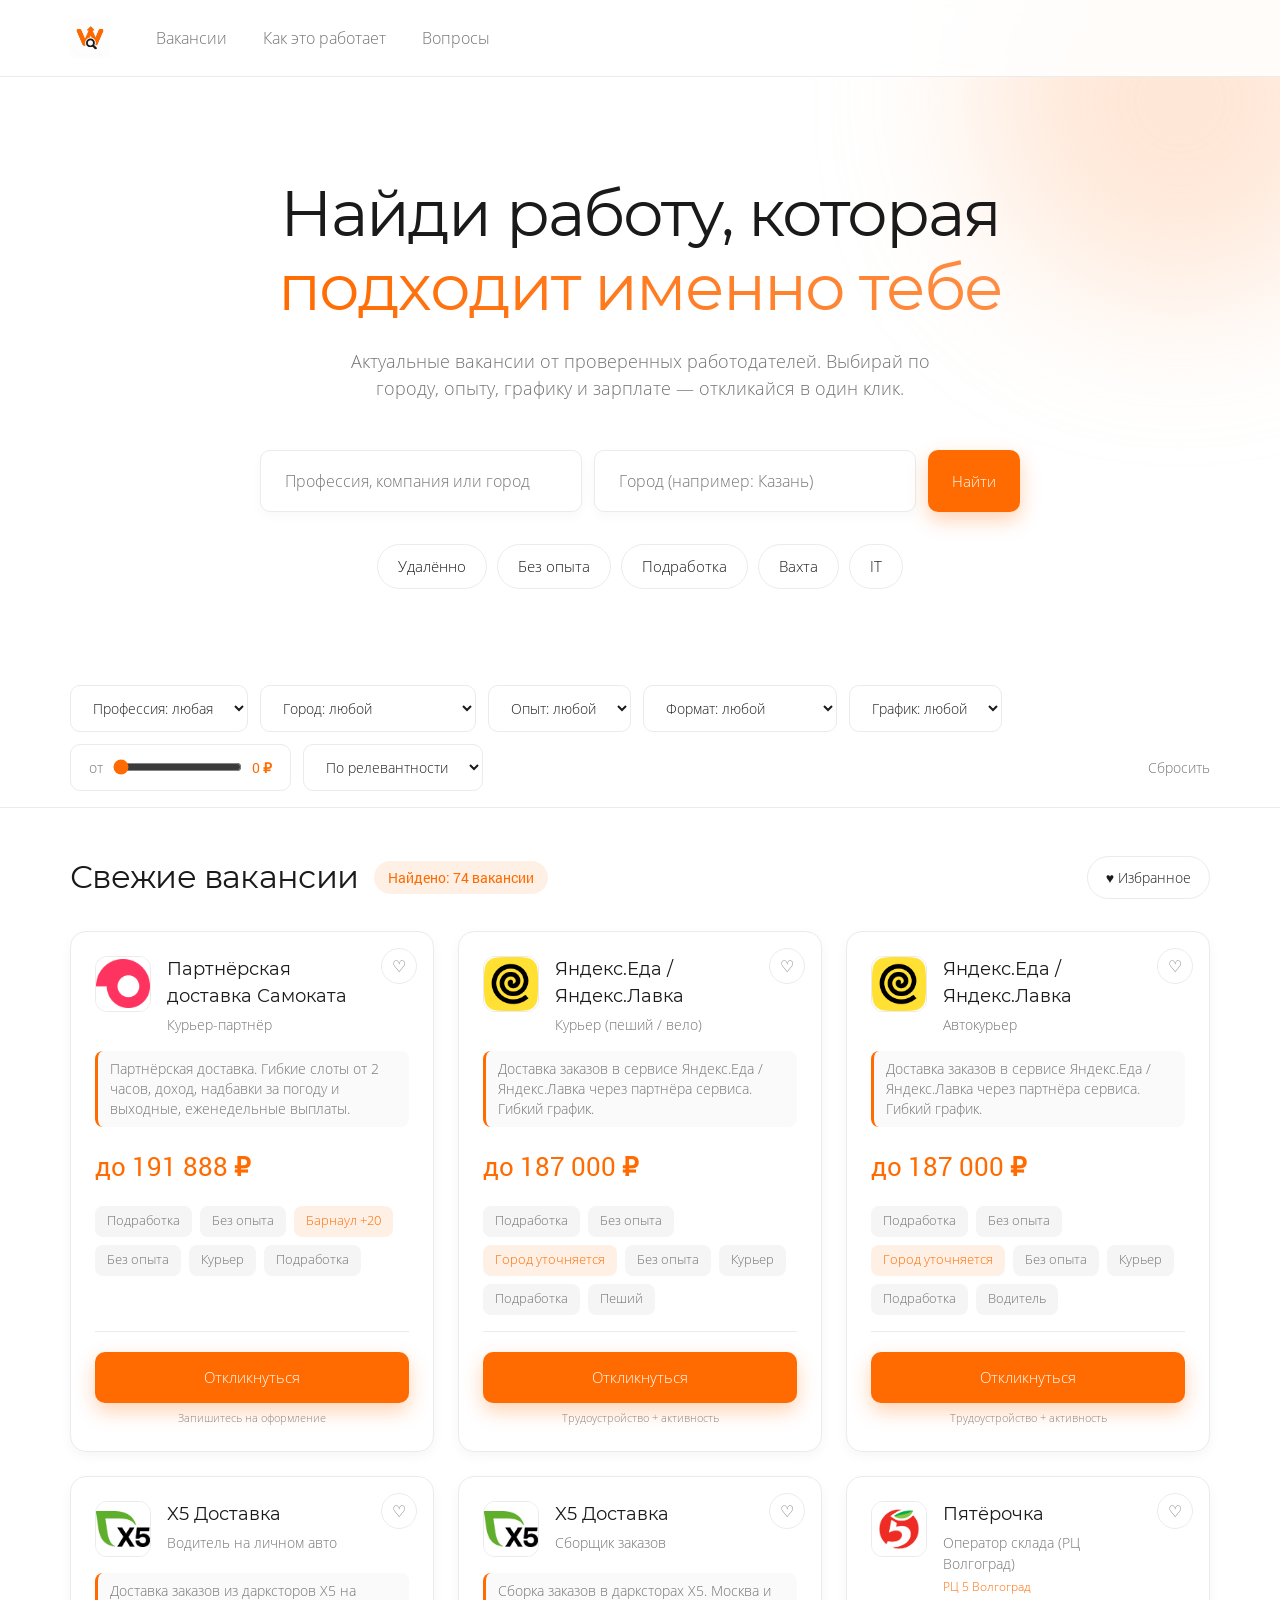
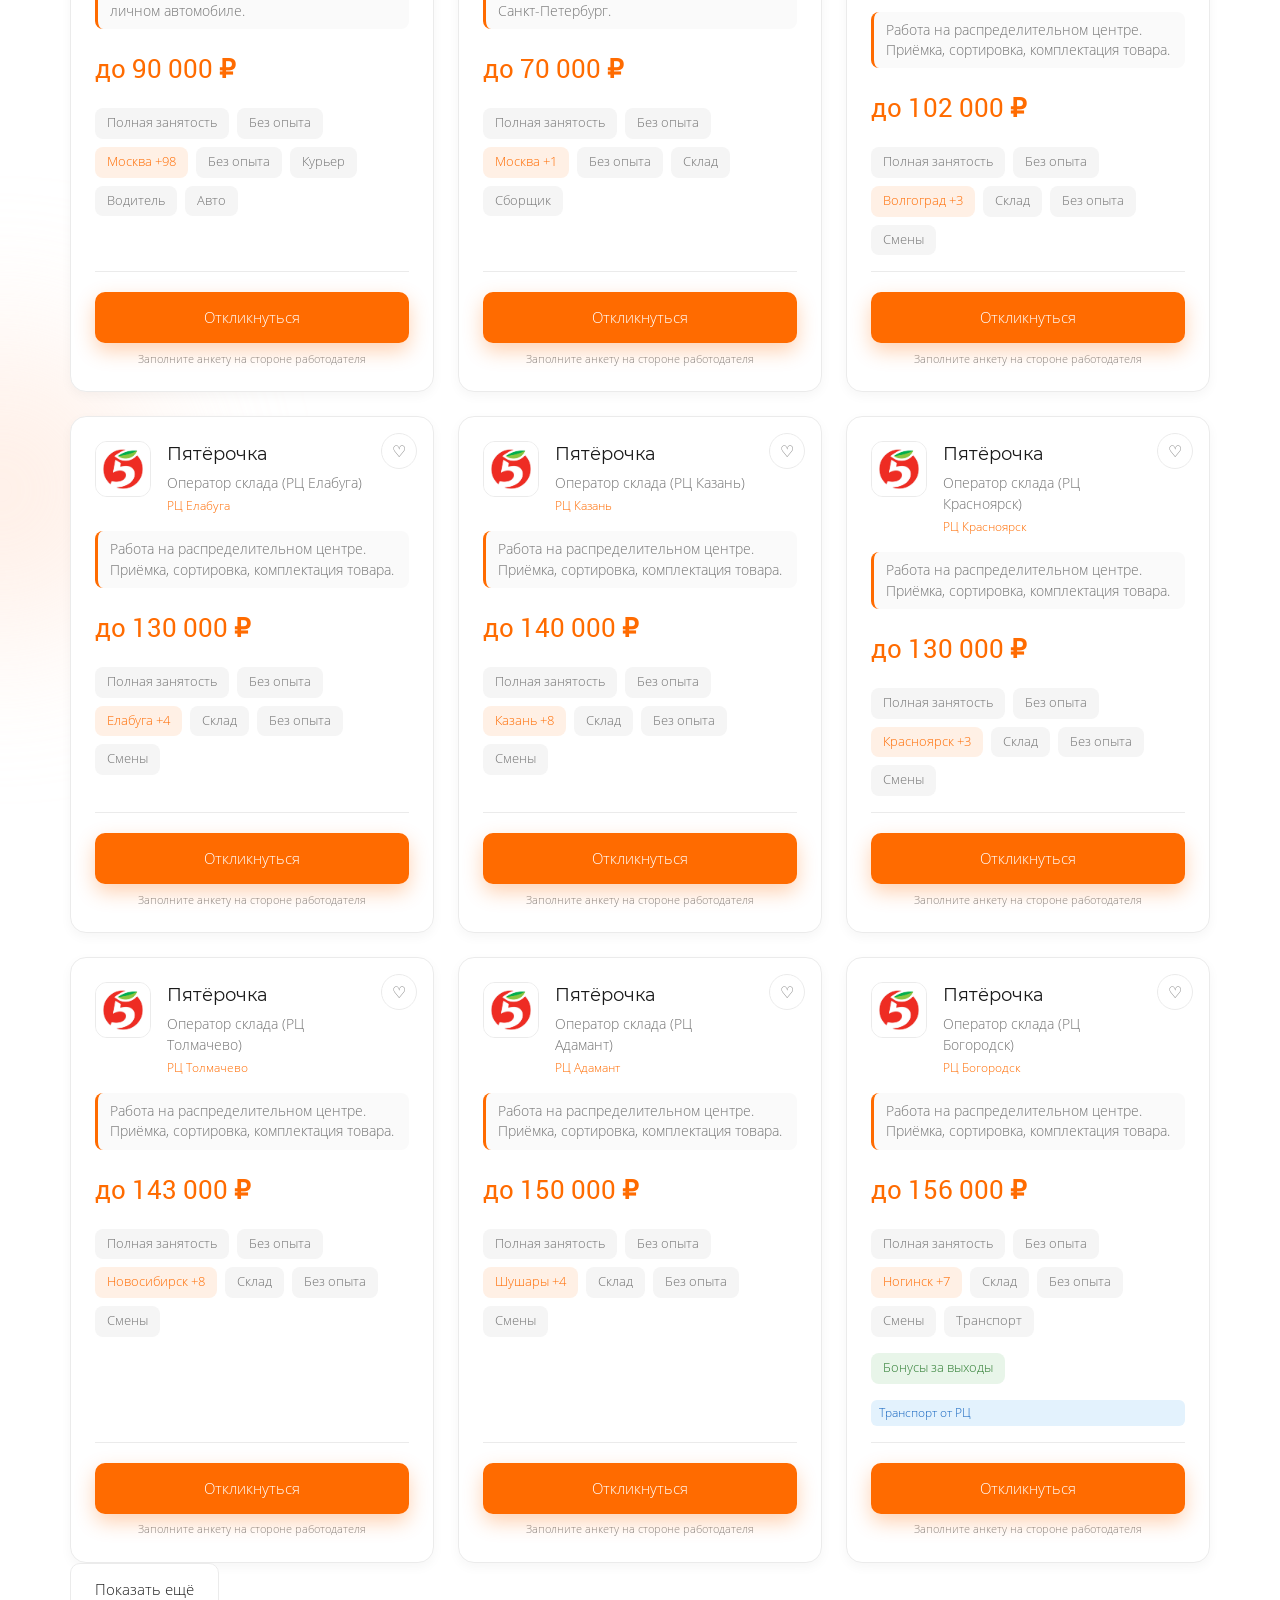
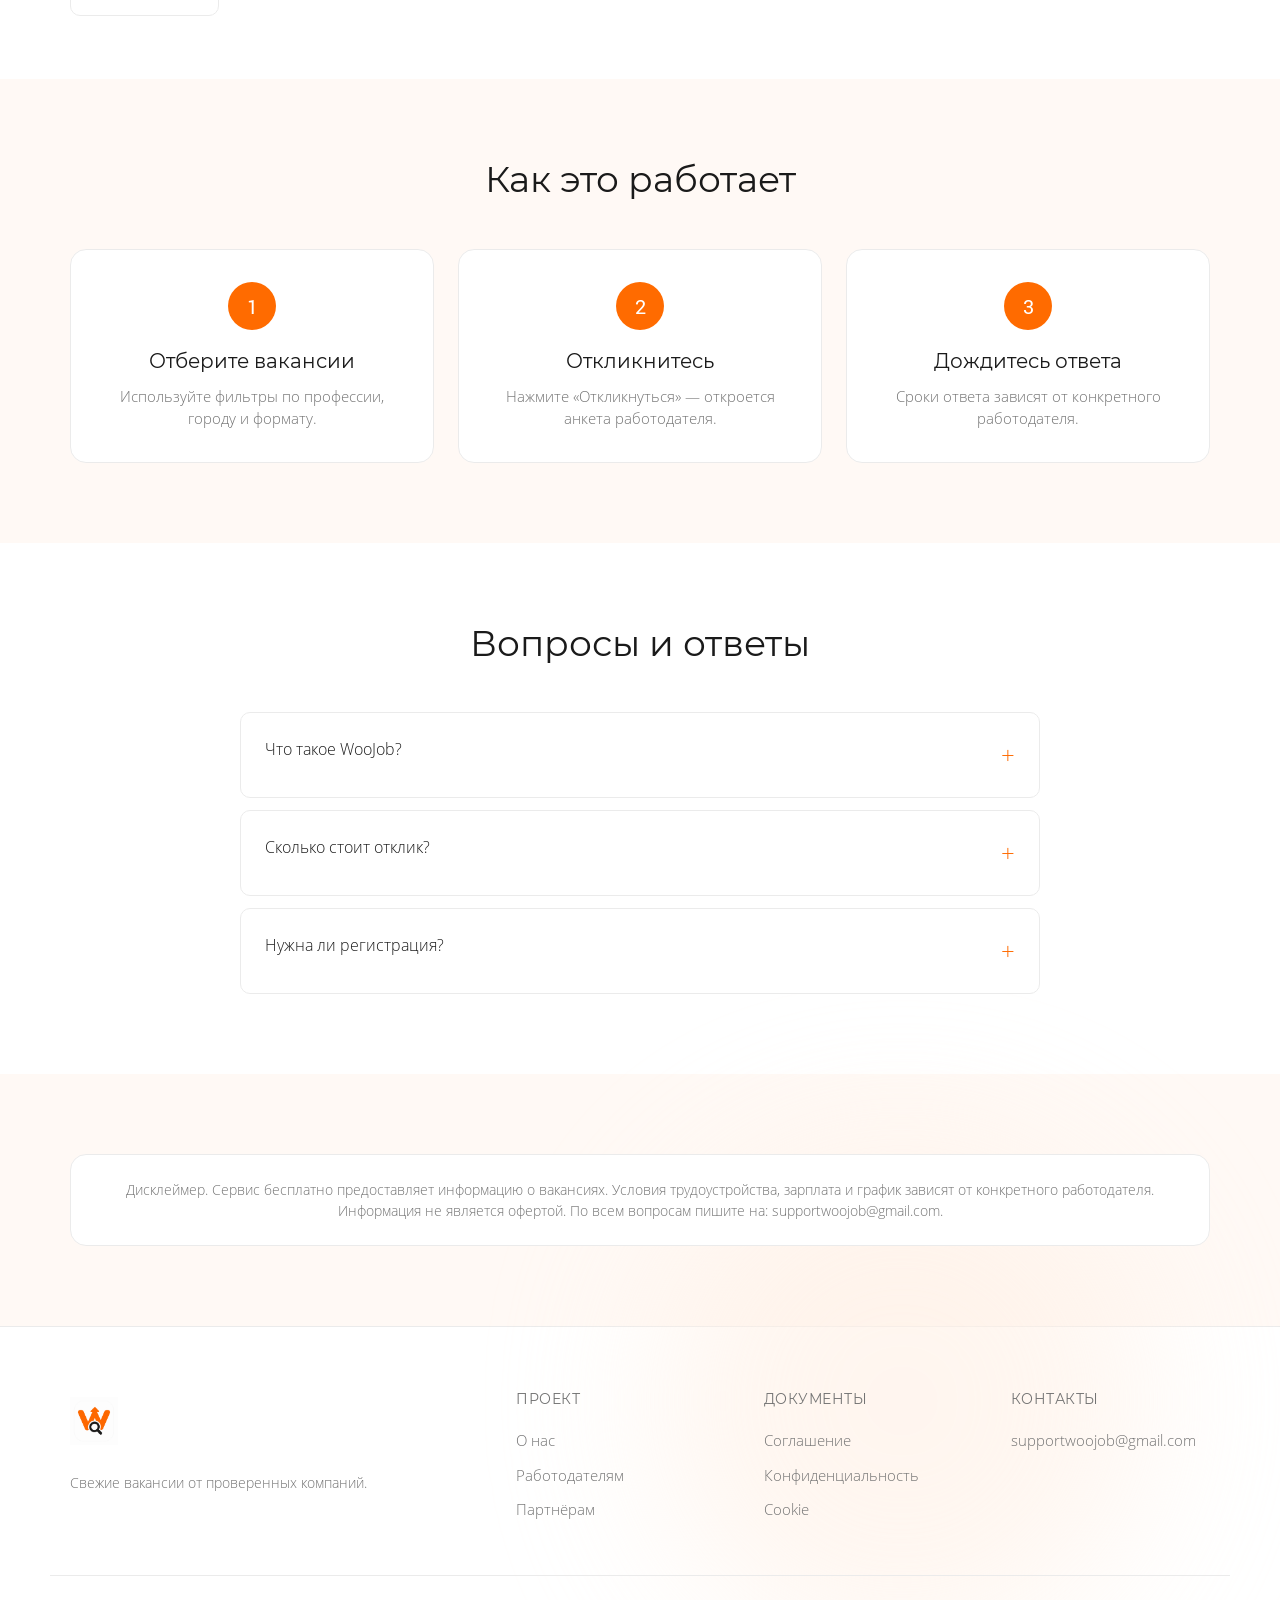
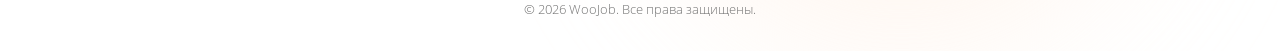
<file: index.html>
<!DOCTYPE html>
<html lang="ru">
<head>
<meta charset="UTF-8">
<meta name="viewport" content="width=device-width, initial-scale=1.0">
<title>WooJob — найди работу мечты</title>
<meta name="description" content="WooJob — актуальные вакансии от работодателей. Удобный поиск, фильтры и быстрый переход к отклику.">
<link rel="icon" href="images/logo.png" type="image/png">
<link rel="stylesheet" href="styles.css">

<!-- Yandex.Metrika counter -->
<script type="text/javascript">
    (function(m,e,t,r,i,k,a){
        m[i]=m[i]||function(){(m[i].a=m[i].a||[]).push(arguments)};
        m[i].l=1*new Date();
        for (var j = 0; j < document.scripts.length; j++) {if (document.scripts[j].src === r) { return; }}
        k=e.createElement(t),a=e.getElementsByTagName(t)[0],k.async=1,k.src=r,a.parentNode.insertBefore(k,a)
    })(window, document,'script','https://mc.yandex.ru/metrika/tag.js?id=113810497', 'ym');
    ym(113810497, 'init', {ssr:false, webvisor:true, clickmap:true, ecommerce:"dataLayer", referrer: document.referrer, url: location.href, accurateTrackBounce:true, trackLinks:true});
</script>
<noscript><div><img src="https://mc.yandex.ru/watch/113810497" style="position:absolute; left:-9999px;" alt="" /></div></noscript>
<!-- /Yandex.Metrika counter -->
</head>
<body>

<div class="bg-blobs" aria-hidden="true">
  <div class="blob blob-1"></div>
  <div class="blob blob-2"></div>
  <div class="blob blob-3"></div>
</div>

<header class="site-header">
  <div class="container nav">
    <a href="index.html" class="logo">
      <img src="images/logo.png" alt="WooJob" class="logo-img">
    </a>
    <nav class="nav-links" aria-label="Меню">
      <a href="#catalog">Вакансии</a>
      <a href="#how">Как это работает</a>
      <a href="#faq">Вопросы</a>
    </nav>
    <div class="nav-actions">
      <button class="icon-btn burger" id="burger" aria-label="Меню" aria-expanded="false">☰</button>
    </div>
  </div>
  <div class="mobile-menu" id="mobileMenu">
    <a href="#catalog">Вакансии</a>
    <a href="#how">Как это работает</a>
    <a href="#faq">Вопросы</a>
  </div>
</header>

<main>
<section class="hero">
  <div class="container">
    <h1 class="hero-title reveal">Найди работу, которая <br><span class="accent">подходит именно тебе</span></h1>
    <p class="hero-sub reveal">Актуальные вакансии от проверенных работодателей. Выбирай по городу, опыту, графику и зарплате — откликайся в один клик.</p>

    <form class="search reveal" id="searchForm" novalidate>
      <input type="text" id="qInput" placeholder="Профессия, компания или город" aria-label="Поиск">
      <input type="text" id="cityInput" placeholder="Город (например: Казань)" aria-label="Город">
      <button class="btn btn-primary" id="searchBtn" type="submit">Найти</button>
    </form>

    <div class="chips reveal" id="quickChips">
      <button class="chip" type="button" data-tag="remote">Удалённо</button>
      <button class="chip" type="button" data-tag="for-you">Без опыта</button>
      <button class="chip" type="button" data-tag="part-time">Подработка</button>
      <button class="chip" type="button" data-tag="shift">Вахта</button>
      <button class="chip" type="button" data-tag="it">IT</button>
    </div>
  </div>
</section>

<div class="filters-wrap">
  <div class="container">
    <div class="filters" id="filtersRow">
      <select id="fProf" aria-label="Профессия"><option value="">Профессия: любая</option></select>
      <select id="fCity" aria-label="Город"><option value="">Город: любой</option></select>
      <select id="fExp" aria-label="Опыт">
        <option value="">Опыт: любой</option>
        <option>Без опыта</option><option>1–3 года</option><option>3–6 лет</option><option>6+ лет</option>
      </select>
      <select id="fFormat" aria-label="Формат">
        <option value="">Формат: любой</option>
        <option>Полная занятость</option><option>Частичная занятость</option>
        <option>Удалённо</option><option>Гибрид</option><option>Вахта</option>
        <option>Стажировка</option><option>Подработка</option>
      </select>
      <select id="fSchedule" aria-label="График">
        <option value="">График: любой</option>
        <option>5/2</option><option>2/2</option><option>Сменный</option><option>Гибкий</option><option>Свободный</option>
      </select>
      <label class="salary-range" title="Минимальная зарплата">
        от <input type="range" id="fSalary" min="0" max="300000" step="10000" value="0">
        <b id="salaryOut">0 ₽</b>
      </label>
      <select id="fSort" aria-label="Сортировка">
        <option value="relevant">По релевантности</option>
        <option value="salary-desc">Зарплата ↓</option>
        <option value="salary-asc">Зарплата ↑</option>
      </select>
      <button class="reset" id="resetBtn" type="button">Сбросить</button>
    </div>
    <button class="btn btn-ghost btn-sm mobile-filter-toggle" id="mobileFilterToggle" aria-expanded="false">Фильтры</button>
  </div>
</div>

<section class="catalog container" id="catalog">
  <div class="catalog-head reveal">
    <h2>Свежие вакансии</h2>
    <span class="count" id="countLabel" aria-live="polite">—</span>
    <button class="fav-toggle" id="favToggle" type="button" aria-pressed="false">♥ Избранное</button>
  </div>
  <div class="grid" id="grid"></div>
  <div class="empty" id="empty" hidden aria-live="polite"></div>
  <div class="load-more"><button class="btn btn-ghost" id="loadMore">Показать ещё</button></div>
</section>

<section class="block block-soft" id="how">
  <div class="container">
    <h2 class="reveal">Как это работает</h2>
    <div class="steps">
      <div class="step reveal"><div class="num">1</div><h3>Отберите вакансии</h3><p>Используйте фильтры по профессии, городу и формату.</p></div>
      <div class="step reveal"><div class="num">2</div><h3>Откликнитесь</h3><p>Нажмите «Откликнуться» — откроется анкета работодателя.</p></div>
      <div class="step reveal"><div class="num">3</div><h3>Дождитесь ответа</h3><p>Сроки ответа зависят от конкретного работодателя.</p></div>
    </div>
  </div>
</section>

<section class="block" id="faq">
  <div class="container">
    <h2 class="reveal">Вопросы и ответы</h2>
    <div class="faq reveal">
      <details><summary>Что такое WooJob?</summary><p>Мы — витрина актуальных вакансий. Мы не собираем анкеты сами, а перенаправляем вас на страницу работодателя.</p></details>
      <details><summary>Сколько стоит отклик?</summary><p>Бесплатно. Мы не берём денег за просмотр и переход к анкете.</p></details>
      <details><summary>Нужна ли регистрация?</summary><p>Для просмотра — нет. Анкету вы заполняете на стороне работодателя.</p></details>
    </div>
  </div>
</section>

<section class="block block-soft">
  <div class="container">
    <div class="disclaimer reveal">
      <b>Дисклеймер.</b> Сервис бесплатно предоставляет информацию о вакансиях. Условия трудоустройства, зарплата и график зависят от конкретного работодателя. Информация не является офертой. По всем вопросам пишите на: <strong>supportwoojob@gmail.com</strong>.
    </div>
  </div>
</section>
</main>

<footer class="site-footer">
  <div class="container foot-grid">
    <div>
      <a href="index.html" class="logo">
        <img src="images/logo.png" alt="WooJob" class="logo-img">
      </a>
      <p class="foot-note">Свежие вакансии от проверенных компаний.</p>
    </div>
    <div><h4>Проект</h4><a href="#">О нас</a><a href="#">Работодателям</a><a href="#">Партнёрам</a></div>
    <div><h4>Документы</h4><a href="privacy.html">Соглашение</a><a href="privacy.html">Конфиденциальность</a><a href="privacy.html">Cookie</a></div>
    <div><h4>Контакты</h4><a href="#" id="copyEmail" data-email="supportwoojob@gmail.com" style="text-decoration:none">supportwoojob@gmail.com</a></div>
  </div>
  <div class="container foot-bottom">
    <span>© <span id="year"></span> WooJob. Все права защищены.</span>
  </div>
</footer>

<button id="scrollTopBtn" class="scroll-top" aria-label="Наверх">↑</button>

<div id="toast" class="toast" role="status" aria-live="polite"></div>

<script src="script.js" defer></script>
</body>
</html>
</file>
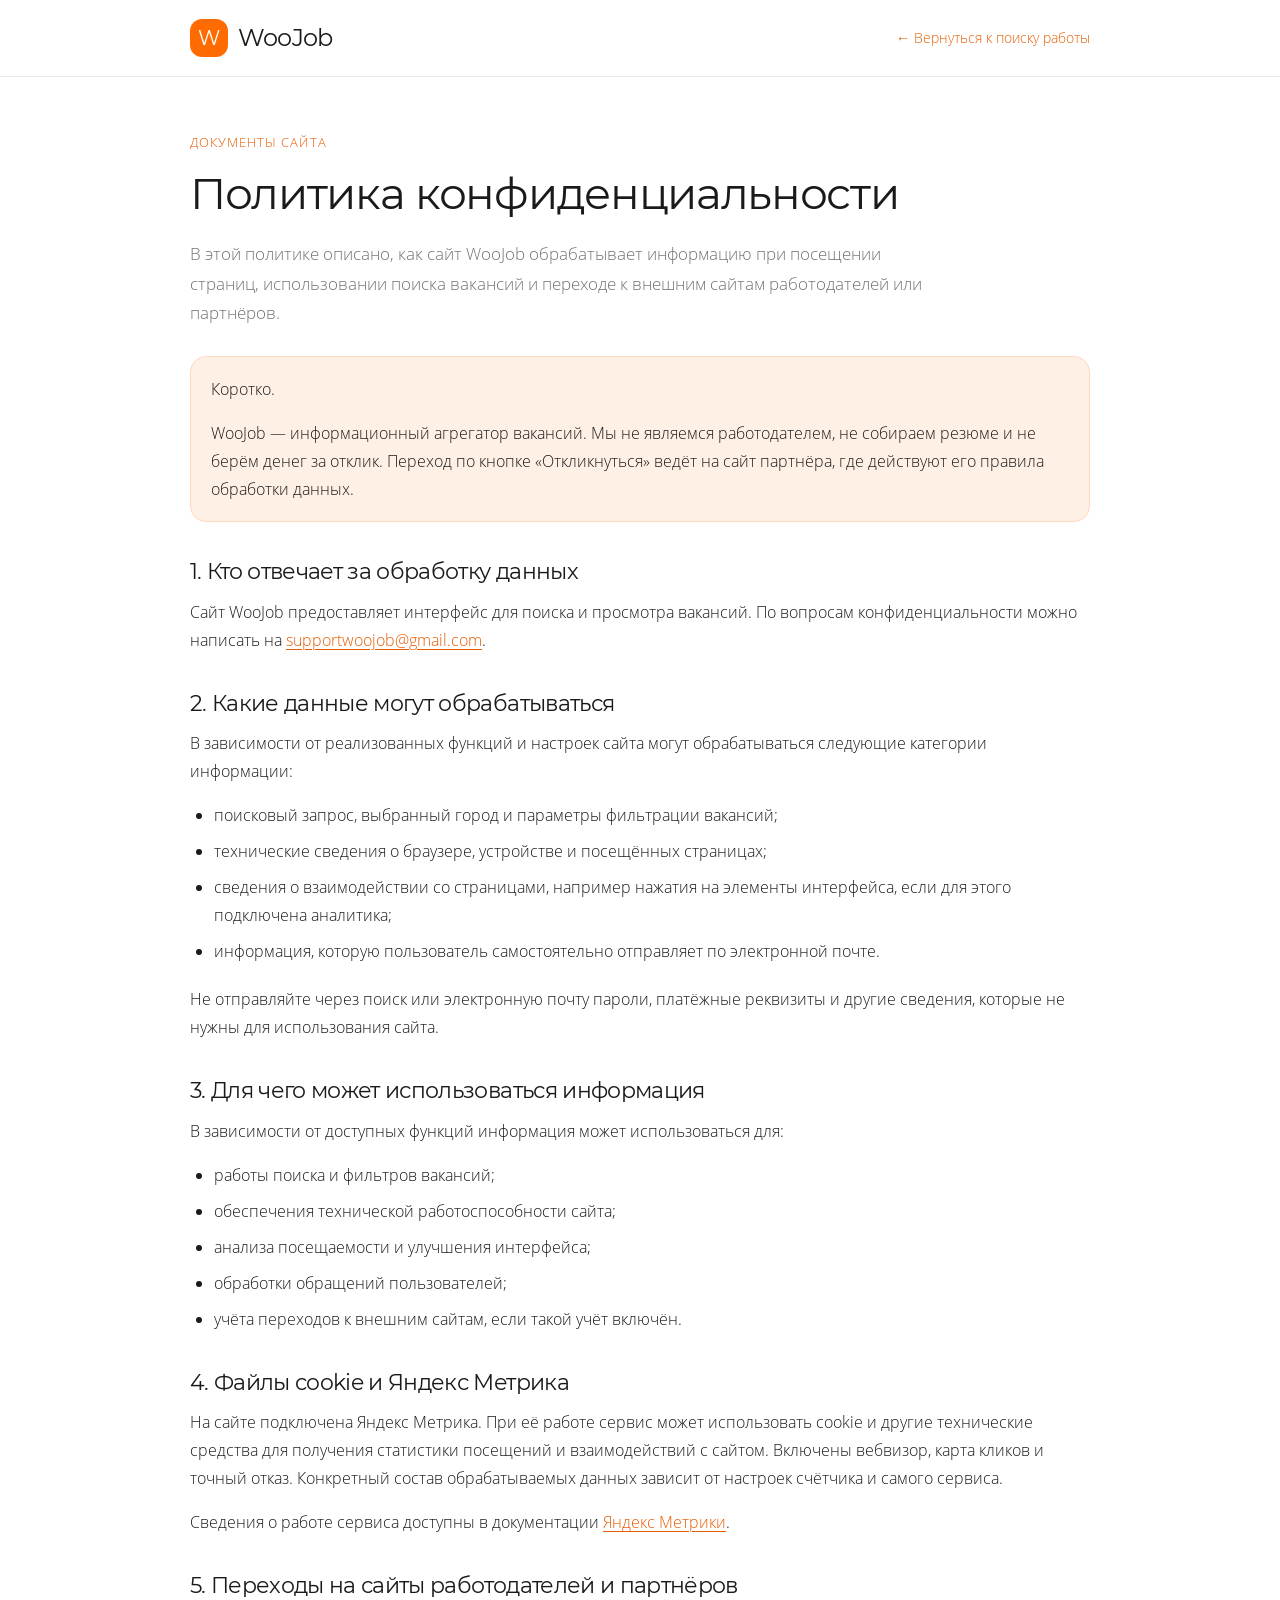
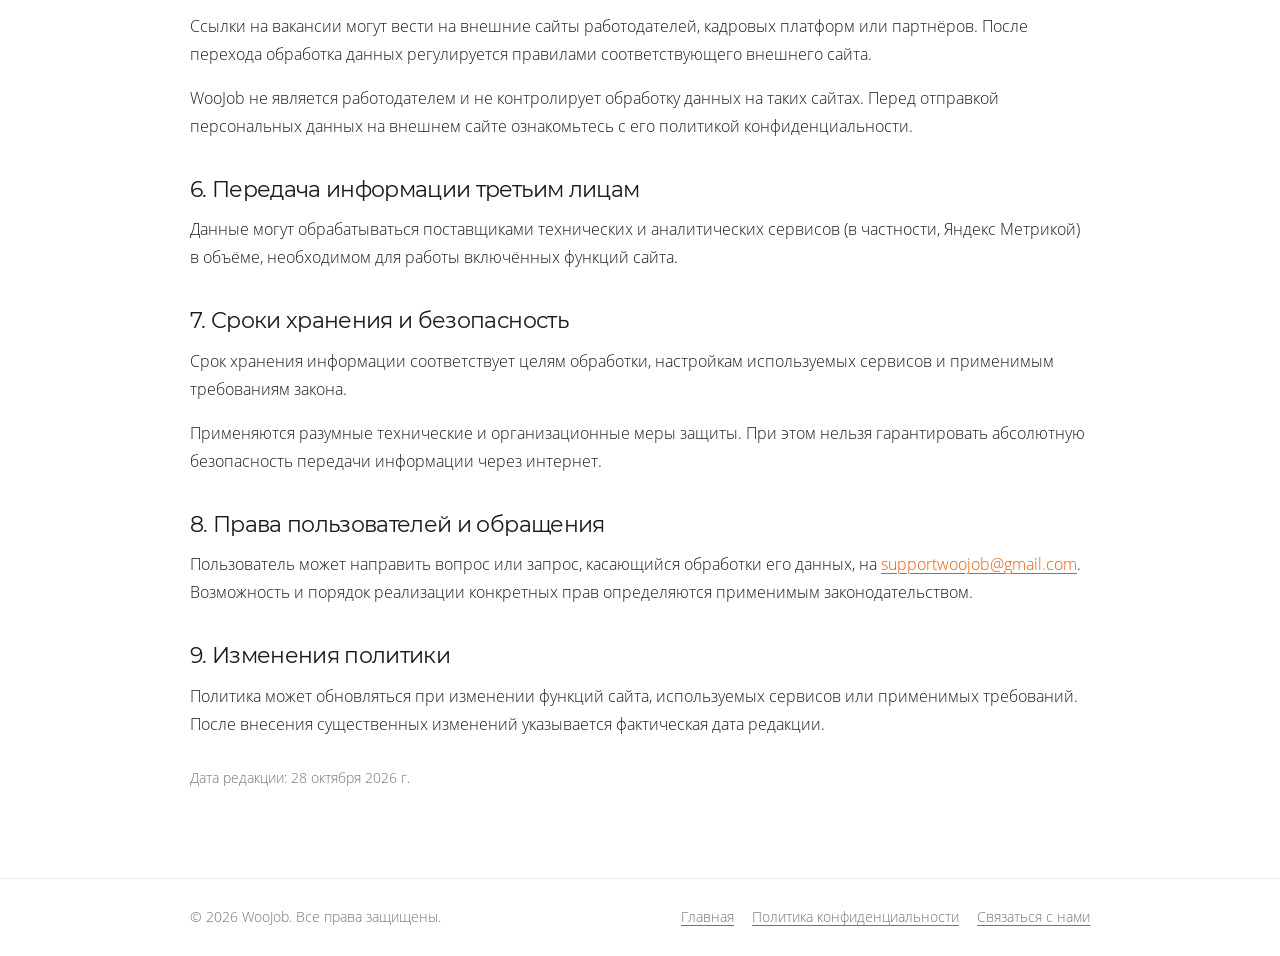
<file: privacy.html>
<!DOCTYPE html>
<html lang="ru">
<head>
  <meta charset="UTF-8">
  <meta name="viewport" content="width=device-width, initial-scale=1">

  <title>Политика конфиденциальности — WooJob</title>
  <meta name="description" content="Политика конфиденциальности сайта WooJob: информация об обработке данных посетителей и использовании аналитики.">
  <meta name="robots" content="index, follow">
  <meta name="theme-color" content="#FF6B00">

  <link rel="icon" href="images/logo.png" type="image/png">

  <style>
    @font-face {
      font-family: "Open Sans";
      src: url("fonts/ofont.ru_Open Sans.woff2") format("woff2");
      font-weight: 400 700;
      font-display: swap;
    }
    @font-face {
      font-family: "Montserrat";
      src: url("fonts/ofont.ru_Montserrat.woff2") format("woff2");
      font-weight: 400 700;
      font-display: swap;
    }

    :root {
      --bg: #ffffff;
      --surface: #ffffff;
      --text: #1a1a1a;
      --muted: #737373;
      --border: #ebebeb;
      --accent: #ff6b00;
      --accent-hover: #e65c00;
      --accent-light: #fff0e5;
      --radius: 16px;
      --max: 900px;
    }

    * { box-sizing: border-box; }
    html { scroll-behavior: smooth; }

    body {
      margin: 0;
      background: var(--bg);
      color: var(--text);
      font-family: "Open Sans", Arial, sans-serif;
      font-size: 16px;
      line-height: 1.75;
      -webkit-font-smoothing: antialiased;
    }

    a { color: var(--accent-hover); text-decoration-thickness: 1px; text-underline-offset: 3px; overflow-wrap: anywhere; }
    a:hover { text-decoration: none; }

    .container { width: min(var(--max), calc(100% - 40px)); margin: 0 auto; }

    .site-header { border-bottom: 1px solid var(--border); background: var(--surface); }
    .header-inner { min-height: 76px; display: flex; align-items: center; justify-content: space-between; gap: 24px; }

    .brand { display: inline-flex; align-items: center; gap: 10px; color: var(--text); text-decoration: none; font-family: "Montserrat", Arial, sans-serif; font-weight: 700; font-size: 24px; letter-spacing: -0.8px; }
    .brand-mark { display: inline-grid; place-items: center; width: 38px; height: 38px; border-radius: 12px; background: var(--accent); color: #fff; font-size: 20px; line-height: 1; }
    .back-link { font-size: 14px; font-weight: 600; text-decoration: none; }

    main { padding: 54px 0 72px; }

    .eyebrow { margin: 0 0 12px; color: var(--accent-hover); font-size: 13px; font-weight: 700; letter-spacing: 0.08em; text-transform: uppercase; }

    h1, h2 { font-family: "Montserrat", Arial, sans-serif; line-height: 1.25; letter-spacing: -0.03em; }
    h1 { max-width: 780px; margin: 0 0 18px; font-size: clamp(30px, 5vw, 44px); }
    h2 { margin: 36px 0 12px; font-size: 22px; }

    p { margin: 0 0 16px; }
    ul { padding-left: 24px; margin: 0 0 20px; }
    li { margin-bottom: 8px; }

    .intro { max-width: 760px; color: var(--muted); font-size: 17px; }

    .notice { margin: 28px 0; padding: 18px 20px; border: 1px solid #ffd8bd; border-radius: var(--radius); background: var(--accent-light); }
    .notice p:last-child { margin-bottom: 0; }

    .updated { margin-top: 28px; color: var(--muted); font-size: 14px; }

    .site-footer { padding: 26px 0; border-top: 1px solid var(--border); color: var(--muted); font-size: 14px; }
    .footer-inner { display: flex; justify-content: space-between; align-items: center; gap: 18px; flex-wrap: wrap; }
    .footer-links { display: flex; flex-wrap: wrap; gap: 18px; }
    .footer-links a { color: var(--muted); }

    @media (max-width: 600px) {
      .container { width: min(var(--max), calc(100% - 32px)); }
      .header-inner { min-height: 66px; gap: 12px; }
      .brand { font-size: 21px; }
      .brand-mark { width: 34px; height: 34px; }
      .back-link { font-size: 13px; }
      main { padding: 38px 0 52px; }
      h2 { font-size: 20px; }
      .notice { padding: 15px; }
    }
  </style>
</head>

<body>
  <header class="site-header">
    <div class="container header-inner">
      <a class="brand" href="index.html" aria-label="WooJob — главная страница">
        <span class="brand-mark" aria-hidden="true">W</span>
        <span>WooJob</span>
      </a>
      <a class="back-link" href="index.html">← Вернуться к поиску работы</a>
    </div>
  </header>

  <main>
    <article class="container">
      <p class="eyebrow">Документы сайта</p>
      <h1>Политика конфиденциальности</h1>

      <p class="intro">
        В этой политике описано, как сайт WooJob обрабатывает информацию
        при посещении страниц, использовании поиска вакансий и переходе
        к внешним сайтам работодателей или партнёров.
      </p>

      <div class="notice">
        <p><strong>Коротко.</strong></p>
        <p>
          WooJob — информационный агрегатор вакансий. Мы не являемся
          работодателем, не собираем резюме и не берём денег за отклик.
          Переход по кнопке «Откликнуться» ведёт на сайт партнёра, где
          действуют его правила обработки данных.
        </p>
      </div>

      <h2>1. Кто отвечает за обработку данных</h2>
      <p>
        Сайт WooJob предоставляет интерфейс для поиска и просмотра вакансий.
        По вопросам конфиденциальности можно написать на
        <a href="mailto:supportwoojob@gmail.com">supportwoojob@gmail.com</a>.
      </p>

      <h2>2. Какие данные могут обрабатываться</h2>
      <p>В зависимости от реализованных функций и настроек сайта могут обрабатываться следующие категории информации:</p>
      <ul>
        <li>поисковый запрос, выбранный город и параметры фильтрации вакансий;</li>
        <li>технические сведения о браузере, устройстве и посещённых страницах;</li>
        <li>сведения о взаимодействии со страницами, например нажатия на элементы интерфейса, если для этого подключена аналитика;</li>
        <li>информация, которую пользователь самостоятельно отправляет по электронной почте.</li>
      </ul>
      <p>
        Не отправляйте через поиск или электронную почту пароли, платёжные
        реквизиты и другие сведения, которые не нужны для использования сайта.
      </p>

      <h2>3. Для чего может использоваться информация</h2>
      <p>В зависимости от доступных функций информация может использоваться для:</p>
      <ul>
        <li>работы поиска и фильтров вакансий;</li>
        <li>обеспечения технической работоспособности сайта;</li>
        <li>анализа посещаемости и улучшения интерфейса;</li>
        <li>обработки обращений пользователей;</li>
        <li>учёта переходов к внешним сайтам, если такой учёт включён.</li>
      </ul>

      <h2>4. Файлы cookie и Яндекс Метрика</h2>
      <p>
        На сайте подключена Яндекс Метрика. При её работе сервис может
        использовать cookie и другие технические средства для получения
        статистики посещений и взаимодействий с сайтом. Включены вебвизор,
        карта кликов и точный отказ. Конкретный состав обрабатываемых данных
        зависит от настроек счётчика и самого сервиса.
      </p>
      <p>
        Сведения о работе сервиса доступны в документации
        <a href="https://yandex.ru/support/metrica/" target="_blank" rel="noopener noreferrer">Яндекс Метрики</a>.
      </p>

      <h2>5. Переходы на сайты работодателей и партнёров</h2>
      <p>
        Ссылки на вакансии могут вести на внешние сайты работодателей,
        кадровых платформ или партнёров. После перехода обработка данных
        регулируется правилами соответствующего внешнего сайта.
      </p>
      <p>
        WooJob не является работодателем и не контролирует обработку данных
        на таких сайтах. Перед отправкой персональных данных на внешнем сайте
        ознакомьтесь с его политикой конфиденциальности.
      </p>

      <h2>6. Передача информации третьим лицам</h2>
      <p>
        Данные могут обрабатываться поставщиками технических и аналитических
        сервисов (в частности, Яндекс Метрикой) в объёме, необходимом для
        работы включённых функций сайта.
      </p>

      <h2>7. Сроки хранения и безопасность</h2>
      <p>
        Срок хранения информации соответствует целям обработки, настройкам
        используемых сервисов и применимым требованиям закона.
      </p>
      <p>
        Применяются разумные технические и организационные меры защиты.
        При этом нельзя гарантировать абсолютную безопасность передачи
        информации через интернет.
      </p>

      <h2>8. Права пользователей и обращения</h2>
      <p>
        Пользователь может направить вопрос или запрос, касающийся обработки
        его данных, на
        <a href="mailto:supportwoojob@gmail.com">supportwoojob@gmail.com</a>.
        Возможность и порядок реализации конкретных прав определяются
        применимым законодательством.
      </p>

      <h2>9. Изменения политики</h2>
      <p>
        Политика может обновляться при изменении функций сайта, используемых
        сервисов или применимых требований. После внесения существенных
        изменений указывается фактическая дата редакции.
      </p>

      <p class="updated">Дата редакции: 28 октября 2026 г.</p>
    </article>
  </main>

  <footer class="site-footer">
    <div class="container footer-inner">
      <span>© <span id="year"></span> WooJob. Все права защищены.</span>

      <nav class="footer-links" aria-label="Ссылки в подвале">
        <a href="index.html">Главная</a>
        <a href="privacy.html" aria-current="page">Политика конфиденциальности</a>
        <a href="mailto:supportwoojob@gmail.com">Связаться с нами</a>
      </nav>
    </div>
  </footer>

  <script>
    const yearElement = document.getElementById("year");
    if (yearElement) {
      yearElement.textContent = String(new Date().getFullYear());
    }
  </script>
</body>
</html>
</file>
<file: styles.css>
/* ============================================================
   WooJob — Тёплый современный дизайн
   ============================================================ */

@font-face { font-family: 'Open Sans'; src: url('fonts/ofont.ru_Open Sans.woff2') format('woff2'); font-weight: 400 700; font-display: swap; }
@font-face { font-family: 'Roboto'; src: url('fonts/ofont.ru_Roboto.woff2') format('woff2'); font-weight: 400 700; font-display: swap; }
@font-face { font-family: 'Montserrat'; src: url('fonts/ofont.ru_Montserrat.woff2') format('woff2'); font-weight: 400 700; font-display: swap; }

:root {
  --bg: #FFFFFF;
  --bg-soft: #FFF9F5;
  --surface: #FFFFFF;
  --text-main: #1A1A1A;
  --text-muted: #737373;
  --border: #EBEBEB;
  --accent: #FF6B00;
  --accent-hover: #E65C00;
  --accent-light: #FFF0E5;
  --radius: 16px;
  --radius-sm: 10px;
  --shadow-sm: 0 4px 12px rgba(0,0,0,.04);
  --shadow: 0 12px 32px rgba(255, 107, 0, 0.08);
  --shadow-hover: 0 20px 40px rgba(255, 107, 0, 0.15);
  --ease: cubic-bezier(0.25, 1, 0.5, 1);
  --max: 1180px;
}

* { box-sizing: border-box; margin: 0; padding: 0; }
html { scroll-behavior: smooth; }

body {
  font-family: 'Open Sans', sans-serif;
  font-size: 16px;
  line-height: 1.5;
  color: var(--text-main);
  background: var(--bg);
  -webkit-font-smoothing: antialiased;
  overflow-x: hidden;
  position: relative;
}

a { color: inherit; text-decoration: none; }
button, input, select { font: inherit; color: inherit; outline: none; border: none; background: none; }
:focus-visible { outline: 3px solid var(--accent); outline-offset: 2px; }
h1, h2, h3, h4 { font-family: 'Montserrat', sans-serif; font-weight: 700; line-height: 1.15; }
.container { max-width: var(--max); margin: 0 auto; padding: 0 20px; position: relative; z-index: 1; }

.bg-blobs { position: absolute; top: 0; left: 0; width: 100%; height: 100%; overflow: hidden; z-index: 0; pointer-events: none; }
.blob { position: absolute; border-radius: 50%; filter: blur(80px); opacity: 0.6; }
.blob-1 { width: 400px; height: 400px; background: #FFD6BA; top: -100px; right: -100px; animation: float 10s infinite alternate; }
.blob-2 { width: 300px; height: 300px; background: #FFE4D6; top: 40%; left: -150px; animation: float 12s infinite alternate-reverse; }
.blob-3 { width: 500px; height: 500px; background: #FFF0E5; bottom: 0; right: 10%; animation: float 15s infinite alternate; }
@keyframes float { 0% { transform: translate(0, 0); } 100% { transform: translate(30px, 50px); } }

.logo { display: flex; align-items: center; transition: transform 0.3s var(--ease); }
.logo:hover { transform: scale(1.03); }
.logo-img { height: 40px; width: auto; object-fit: contain; }
.site-footer .logo-img { height: 48px; }

.btn { display: inline-flex; align-items: center; justify-content: center; border-radius: var(--radius-sm); padding: 14px 24px; font-weight: 700; font-size: 15px; cursor: pointer; transition: transform 0.2s var(--ease), box-shadow 0.2s var(--ease), background 0.2s; will-change: transform; }
.btn-primary { background: var(--accent); color: #fff; box-shadow: 0 8px 20px rgba(255,107,0,.3); }
.btn-primary:hover { background: var(--accent-hover); transform: translateY(-2px); box-shadow: 0 12px 24px rgba(255,107,0,.4); }
.btn-ghost { background: #fff; border: 1px solid var(--border); color: var(--text-main); }
.btn-ghost:hover { border-color: var(--accent); color: var(--accent); }
.btn-sm { padding: 10px 18px; font-size: 14px; }

.btn:disabled,
.btn[disabled] {
  opacity: 0.55;
  cursor: not-allowed;
  box-shadow: none;
  transform: none;
}
.btn:disabled:hover,
.btn[disabled]:hover {
  background: var(--accent);
  transform: none;
  box-shadow: none;
}

.site-header { position: sticky; top: 0; z-index: 100; background: rgba(255, 255, 255, 0.85); backdrop-filter: blur(16px); border-bottom: 1px solid var(--border); }
.nav { display: flex; align-items: center; gap: 32px; height: 76px; }
.nav-links { display: flex; gap: 8px; }
.nav-links a { padding: 8px 14px; border-radius: 8px; font-weight: 600; color: var(--text-muted); transition: color 0.2s; }
.nav-links a:hover { color: var(--accent); }
.nav-actions { margin-left: auto; }
.burger { font-size: 24px; cursor: pointer; display: none; }
.mobile-menu { display: none; flex-direction: column; padding: 16px 20px; background: #fff; border-top: 1px solid var(--border); }
.mobile-menu.open { display: flex; }
.mobile-menu a { padding: 12px; font-weight: 600; border-radius: 8px; }
.mobile-menu a:hover { background: var(--accent-light); color: var(--accent); }

.hero { padding: 100px 0 80px; text-align: center; position: relative; }
.hero-title { font-size: clamp(36px, 5vw, 64px); margin-bottom: 24px; letter-spacing: -0.03em; }
.hero-title .accent { color: var(--accent); background: linear-gradient(90deg, var(--accent), #FF8C42); -webkit-background-clip: text; -webkit-text-fill-color: transparent; display: inline-block; }
.hero-sub { color: var(--text-muted); font-size: 18px; max-width: 600px; margin: 0 auto 48px; }
.search { display: flex; gap: 12px; max-width: 760px; margin: 0 auto; justify-content: center; flex-wrap: wrap; }
.search input { flex: 1; min-width: 220px; padding: 18px 24px; border: 1px solid var(--border); border-radius: var(--radius-sm); background: #fff; font-size: 16px; transition: border-color 0.2s, box-shadow 0.2s; box-shadow: 0 4px 12px rgba(0,0,0,0.03); }
.search input:focus { border-color: var(--accent); box-shadow: 0 0 0 4px var(--accent-light); }
.chips { display: flex; gap: 10px; margin-top: 32px; justify-content: center; flex-wrap: wrap; }
.chip { padding: 10px 20px; border: 1px solid var(--border); border-radius: 999px; background: #fff; font-size: 15px; font-weight: 600; cursor: pointer; transition: all 0.3s var(--ease); }
.chip:hover { border-color: var(--accent); color: var(--accent); transform: translateY(-2px); }
.chip.active { background: var(--accent); color: #fff; border-color: var(--accent); box-shadow: 0 4px 12px rgba(255,107,0,0.3); }

.mobile-filter-toggle { display: none; }
.filters-wrap { background: #fff; border-bottom: 1px solid var(--border); padding: 16px 0; position: sticky; top: 76px; z-index: 90; }
.filters { display: flex; gap: 12px; flex-wrap: wrap; align-items: center; }
.filters select, .salary-range { padding: 12px 18px; border: 1px solid var(--border); border-radius: var(--radius-sm); background: #fff; font-size: 14px; font-weight: 600; cursor: pointer; transition: border-color 0.2s; }
.filters select:hover { border-color: var(--accent); }
.salary-range { display: inline-flex; align-items: center; gap: 10px; color: var(--text-muted); }
.salary-range input { accent-color: var(--accent); }
.salary-range b { font-family: 'Roboto', sans-serif; color: var(--accent); font-size: 14px; }
.filters .reset { margin-left: auto; font-size: 14px; font-weight: 600; color: var(--text-muted); cursor: pointer; }
.filters .reset:hover { color: var(--accent); }

.catalog { padding: 48px 20px 64px; }
.catalog-head { display: flex; align-items: center; gap: 16px; margin-bottom: 32px; flex-wrap: wrap; }
.catalog-head h2 { font-size: 32px; letter-spacing: -0.02em; }
.count { background: var(--accent-light); color: var(--accent); padding: 6px 14px; border-radius: 999px; font-family: 'Roboto', sans-serif; font-weight: 700; font-size: 14px; }
.fav-toggle { margin-left: auto; padding: 10px 18px; border: 1px solid var(--border); border-radius: 999px; font-weight: 700; font-size: 14px; cursor: pointer; transition: 0.2s; background: #fff; }
.fav-toggle:hover { border-color: var(--accent); color: var(--accent); }
.fav-toggle[aria-pressed="true"],
.fav-toggle.active { background: var(--accent-light); color: var(--accent); border-color: var(--accent); }

.grid { display: grid; grid-template-columns: repeat(auto-fill, minmax(320px, 1fr)); gap: 24px; }
.grid[hidden] { display: none; }

.card {
  position: relative;
  display: flex;
  flex-direction: column;
  gap: 16px;
  padding: 24px;
  border: 1px solid var(--border);
  border-radius: var(--radius);
  background: #fff;
  box-shadow: var(--shadow-sm);
  transition: transform 0.4s var(--ease), box-shadow 0.4s var(--ease);
  animation: slideUp 0.6s var(--ease) both;
}
@keyframes slideUp { from { opacity: 0; transform: translateY(20px); } to { opacity: 1; transform: translateY(0); } }
.card:hover { transform: translateY(-8px); box-shadow: var(--shadow-hover); }
.grid.no-anim .card { animation: none; }

.card-top { display: flex; gap: 16px; padding-right: 44px; }
.logo-comp {
  position: relative;
  display: grid;
  place-items: center;
  width: 56px;
  height: 56px;
  flex: none;
  border-radius: 12px;
  border: 1px solid var(--border);
  background: #fff;
  overflow: hidden;
}
.logo-comp::before {
  content: attr(data-letter);
  position: absolute;
  inset: 0;
  display: grid;
  place-items: center;
  font-family: 'Montserrat', sans-serif;
  font-weight: 700;
  font-size: 22px;
  color: var(--accent);
  background: var(--accent-light);
}
.logo-comp img {
  position: relative;
  z-index: 1;
  width: 100%;
  height: 100%;
  object-fit: contain;
  background: #fff;
}

.company { font-family: 'Montserrat', sans-serif; font-weight: 700; font-size: 18px; margin-bottom: 4px; }
.position { font-size: 14px; color: var(--text-muted); }
.details { font-size: 13.5px; color: var(--text-muted); padding: 8px 12px; background: #FAFAFA; border-radius: 8px; border-left: 3px solid var(--accent); }
.salary { font-family: 'Roboto', sans-serif; font-size: 26px; font-weight: 700; color: var(--accent); margin: 4px 0; }

.tags { display: flex; flex-wrap: wrap; gap: 8px; }
.tag { padding: 6px 12px; background: #F5F5F5; color: var(--text-muted); font-size: 12.5px; font-weight: 600; border-radius: 8px; }
.tag.tag-city { background: var(--accent-light); color: var(--accent); font-weight: 700; }

.card-foot { margin-top: auto; padding-top: 20px; border-top: 1px solid var(--border); display: flex; flex-direction: column; gap: 8px; }
.card-foot .btn { width: 100%; }
.card-hint { font-size: 11px; color: #888; text-align: center; }

.fav-btn { position: absolute; top: 16px; right: 16px; width: 36px; height: 36px; border-radius: 50%; border: 1px solid var(--border); background: #fff; display: grid; place-items: center; cursor: pointer; font-size: 16px; color: var(--text-muted); transition: all 0.2s; }
.fav-btn:hover { border-color: var(--accent); color: var(--accent); }
.fav-btn.active { background: var(--accent-light); color: var(--accent); border-color: var(--accent); }

.skeleton { padding: 24px; border: 1px solid var(--border); border-radius: var(--radius); background: #fff; display: flex; flex-direction: column; gap: 16px; }
.sk-line { height: 16px; border-radius: 8px; background: linear-gradient(90deg, #f0f0f0 25%, #e0e0e0 50%, #f0f0f0 75%); background-size: 200% 100%; animation: shimmer 1.5s infinite; }
.sk-line.short { width: 60%; }
.sk-line.big { height: 24px; width: 50%; }
.sk-line.avatar { width: 56px; height: 56px; border-radius: 12px; }
@keyframes shimmer { 0% { background-position: 200% 0; } 100% { background-position: -200% 0; } }

.empty {
  text-align: center;
  padding: 48px 24px;
  color: var(--text-muted);
  font-size: 16px;
  background: var(--bg-soft);
  border: 1px dashed var(--border);
  border-radius: var(--radius);
  margin: 24px 0;
}
.empty[hidden] { display: none; }

.scroll-top { position: fixed; bottom: 24px; right: 24px; z-index: 100; width: 48px; height: 48px; border-radius: 50%; background: var(--accent); color: #fff; border: none; font-size: 24px; cursor: pointer; box-shadow: var(--shadow); opacity: 0; visibility: hidden; transform: translateY(10px); transition: all 0.3s var(--ease); }
.scroll-top.show { opacity: 1; visibility: visible; transform: translateY(0); }
.scroll-top:hover { background: var(--accent-hover); transform: translateY(-3px); }

.toast { position: fixed; bottom: 30px; left: 50%; transform: translateX(-50%) translateY(100px); background: #333; color: #fff; padding: 12px 24px; border-radius: 8px; font-size: 14px; font-weight: 600; z-index: 999; opacity: 0; transition: all 0.3s var(--ease); pointer-events: none; }
.toast.show { transform: translateX(-50%) translateY(0); opacity: 1; }

.block { padding: 80px 0; }
.block-soft { background: var(--bg-soft); }
.block h2 { font-size: 36px; text-align: center; margin-bottom: 48px; }
.steps { display: grid; grid-template-columns: repeat(auto-fit, minmax(260px, 1fr)); gap: 24px; }
.step { padding: 32px; border: 1px solid var(--border); border-radius: var(--radius); background: #fff; text-align: center; }
.step .num { width: 48px; height: 48px; border-radius: 50%; background: var(--accent); color: #fff; display: grid; place-items: center; font-family: 'Roboto', sans-serif; font-weight: 700; font-size: 20px; margin: 0 auto 20px; }
.step h3 { font-size: 20px; margin-bottom: 12px; }
.step p { color: var(--text-muted); font-size: 15px; }

.faq { display: flex; flex-direction: column; gap: 12px; max-width: 800px; margin: 0 auto; }
.faq details { border: 1px solid var(--border); border-radius: var(--radius-sm); padding: 0 24px; background: #fff; }
.faq summary { padding: 24px 0; font-weight: 700; font-size: 16px; cursor: pointer; list-style: none; display: flex; justify-content: space-between; }
.faq summary::-webkit-details-marker { display: none; }
.faq summary::after { content: "+"; font-size: 24px; color: var(--accent); }
.faq p { padding-bottom: 24px; color: var(--text-muted); font-size: 15px; }

.disclaimer { padding: 24px; border: 1px solid var(--border); border-radius: var(--radius); background: #fff; color: var(--text-muted); font-size: 14px; text-align: center; }

.reveal { transform: translateY(20px); transition: opacity 0.6s var(--ease), transform 0.6s var(--ease); opacity: 1; }
.js-loaded .reveal { opacity: 0; }
.js-loaded .reveal.in { opacity: 1; transform: translateY(0); }

.site-footer { padding: 64px 0 32px; border-top: 1px solid var(--border); background: #fff; }
.foot-grid { display: grid; grid-template-columns: 2fr 1fr 1fr 1fr; gap: 48px; margin-bottom: 48px; }
.foot-grid h4 { font-size: 14px; text-transform: uppercase; letter-spacing: 0.5px; color: var(--text-muted); margin-bottom: 16px; }
.foot-grid a { display: block; padding: 6px 0; color: var(--text-muted); font-size: 15px; }
.foot-grid a:hover { color: var(--accent); }
.foot-note { margin-top: 16px; color: var(--text-muted); font-size: 14px; }
.foot-bottom { padding-top: 24px; border-top: 1px solid var(--border); text-align: center; color: var(--text-muted); font-size: 13px; }

@media (max-width: 1024px) {
  .foot-grid { grid-template-columns: 1fr 1fr; }
}

@media (max-width: 768px) {
  .nav-links { display: none; }
  .burger { display: block; }
  .search { flex-direction: column; }
  .search input, .search .btn { width: 100%; }
  .filters-wrap { position: static; }
  .filters { display: none; }
  .filters.open { display: flex; flex-direction: column; align-items: stretch; gap: 12px; padding-top: 16px; }
  .filters.open select, .filters.open .salary-range { width: 100%; }
  .mobile-filter-toggle { display: flex; justify-content: center; margin-top: 8px; }
  .grid { grid-template-columns: 1fr; }
  .hero-title { font-size: 32px; }
  .foot-grid { grid-template-columns: 1fr; }
}

@media (max-width: 480px) {
  .catalog-head h2 { font-size: 26px; }
  .catalog-head { gap: 12px; }
  .fav-toggle { margin-left: 0; }
}

@media (prefers-reduced-motion: reduce) {
  *, *::before, *::after {
    scroll-behavior: auto !important;
    animation-duration: 0.01ms !important;
    animation-iteration-count: 1 !important;
    transition-duration: 0.01ms !important;
  }
  .reveal { transform: none !important; opacity: 1 !important; }
  .card { animation: none !important; }
}/* ===== Этап 3: РЦ / Склады / Бонусы ===== */
.rc-name {
  font-size: 12px;
  color: var(--accent);
  font-weight: 700;
  margin-top: 4px;
}
.warehouse-address {
  font-size: 12px;
  color: var(--text-muted);
  padding: 6px 10px;
  background: #FAFAFA;
  border-radius: 6px;
  border-left: 2px solid var(--accent-light);
}
.card-bonuses {
  display: flex;
  flex-wrap: wrap;
  gap: 6px;
}
.tag-bonus {
  background: #E8F5E9;
  color: #2E7D32;
  font-weight: 700;
}
.card-travel {
  font-size: 12px;
  color: #1565C0;
  font-weight: 600;
  padding: 4px 8px;
  background: #E3F2FD;
  border-radius: 6px;
  display: inline-block;
}
</file>
